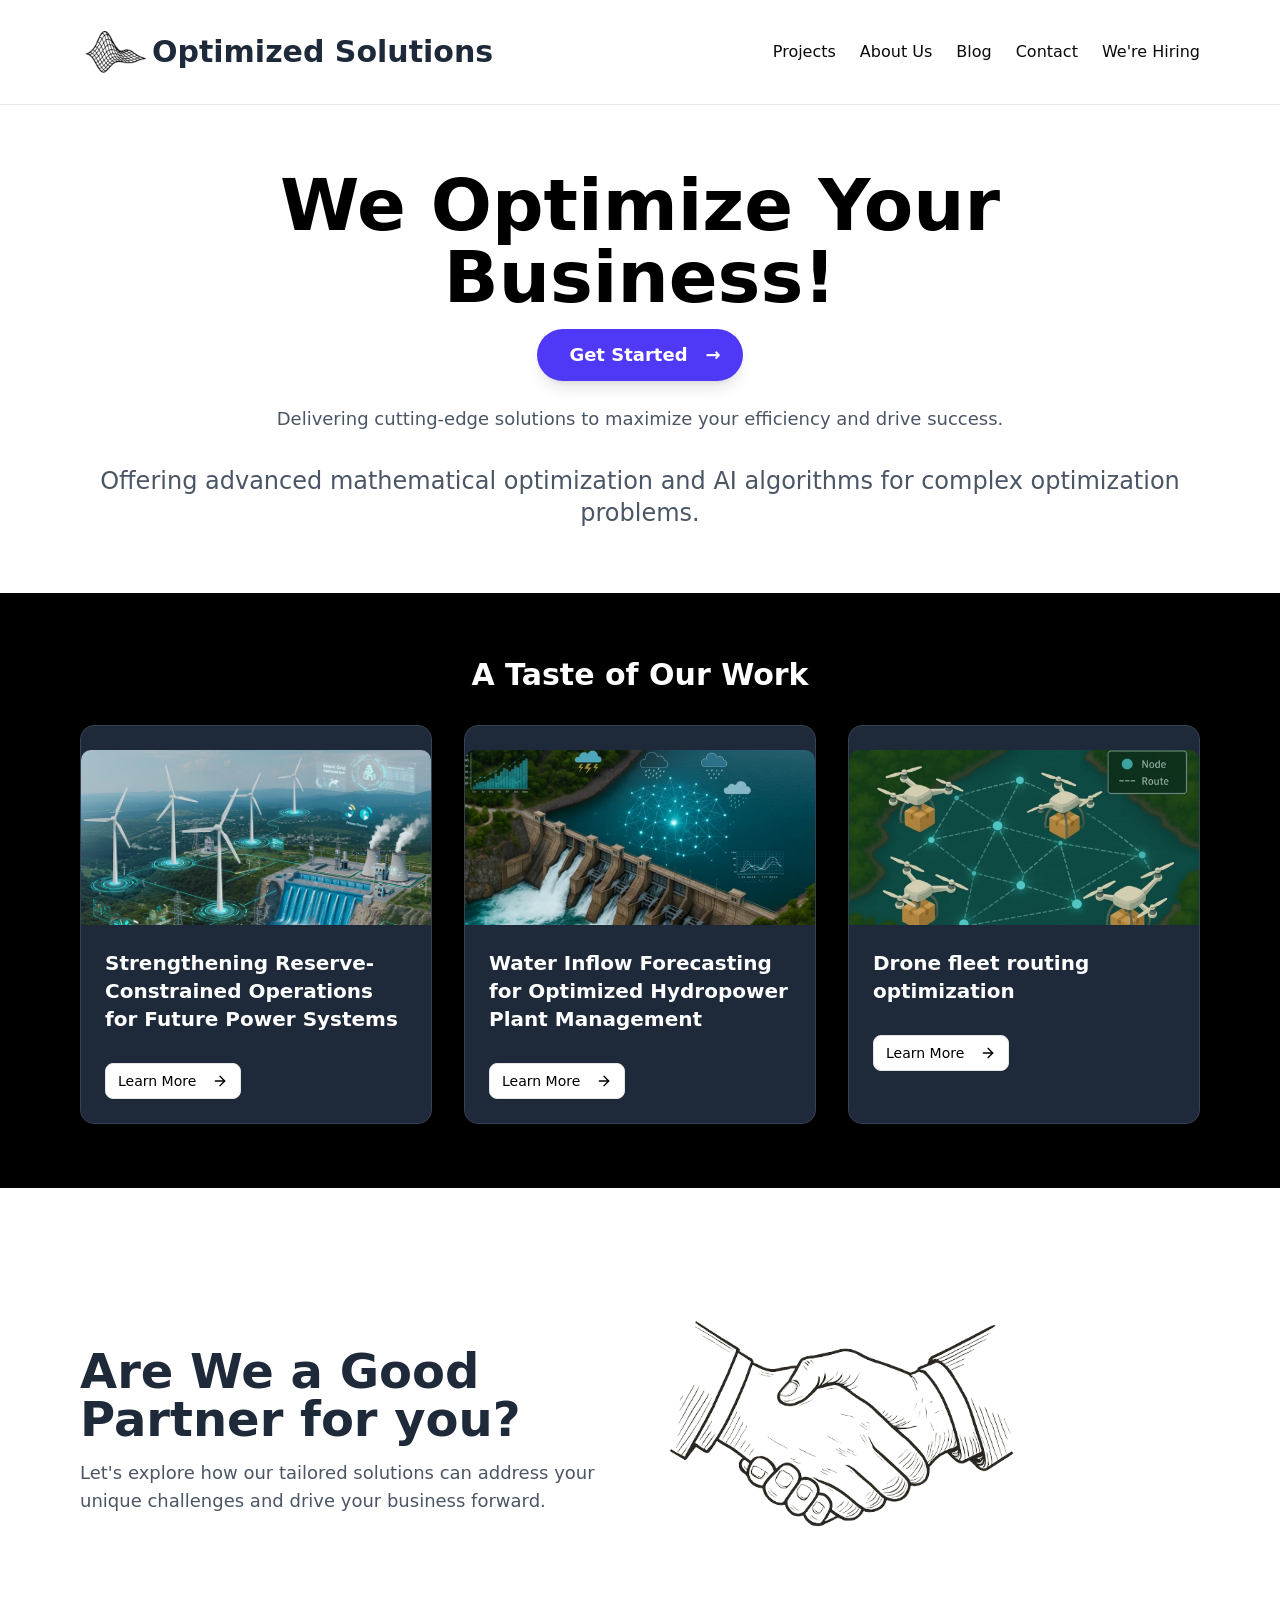
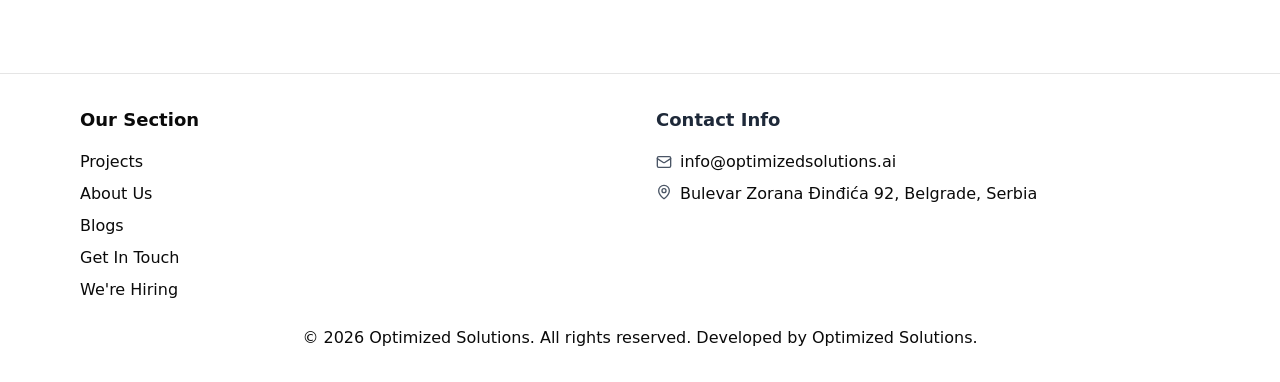
<file: index.html>
<!doctype html>
<html lang="en">
  <head>
    <meta name="title" content="optimizedsolutions">
    <meta name="description" content="Offering advanced mathematical optimization, including linear, polynomial,and non-convex, as well as AI algorithms for complex optimization problems. ">
    <meta name="keywords" content="optimization ,AI, algorithms, solutions, optimized solutions, engineering, industry, software development, education, Power Systems, Modeling, routing optimization, Logistic, Drone fleet, solver, Forecasting, RNN, Optimized Hydropower Plant ,Smarter Hydropower Management, Hydropower Management">
    <meta name="robots" content="index, follow">
    <meta http-equiv="Content-Type" content="text/html; charset=utf-8">
    <meta name="language" content="English">
    <meta name="revisit-after" content="1 days">
    <meta name="author" content="Djordje Panin, Djordje Lazovic, Stevan Jokic">
    <meta charset="UTF-8" />
    <!-- <link rel="icon" type="image/png" href="/optimizedsolutions.png" /> -->
    <link rel="icon" type="image/svg+xml" href="./optimizedsolutions.svg" />
    <!-- <link rel="preconnect" href="https://fonts.googleapis.com">
    <link rel="preconnect" href="https://fonts.gstatic.com" crossorigin>
    <link href="https://fonts.googleapis.com/css2?family=Roboto:ital,wght@0,100..900;1,100..900&display=swap" rel="stylesheet"> -->
    <meta name="viewport" content="width=device-width, initial-scale=1.0" />
    <title>Optimized solutions</title>
    <script type="module" crossorigin src="./assets/index-XWLyl6i4.js"></script>
    <link rel="stylesheet" crossorigin href="./assets/index-DVKM-p67.css">
  </head>
  <body>
    <div id="root"></div>
  </body>
</html>
</file>
<file: assets/index-DVKM-p67.css>
/*! tailwindcss v4.1.4 | MIT License | https://tailwindcss.com */@layer properties{@supports (((-webkit-hyphens:none)) and (not (margin-trim:inline))) or ((-moz-orient:inline) and (not (color:rgb(from red r g b)))){*,:before,:after,::backdrop{--tw-rotate-x:initial;--tw-rotate-y:initial;--tw-rotate-z:initial;--tw-skew-x:initial;--tw-skew-y:initial;--tw-space-y-reverse:0;--tw-space-x-reverse:0;--tw-border-style:solid;--tw-leading:initial;--tw-font-weight:initial;--tw-shadow:0 0 #0000;--tw-shadow-color:initial;--tw-shadow-alpha:100%;--tw-inset-shadow:0 0 #0000;--tw-inset-shadow-color:initial;--tw-inset-shadow-alpha:100%;--tw-ring-color:initial;--tw-ring-shadow:0 0 #0000;--tw-inset-ring-color:initial;--tw-inset-ring-shadow:0 0 #0000;--tw-ring-inset:initial;--tw-ring-offset-width:0px;--tw-ring-offset-color:#fff;--tw-ring-offset-shadow:0 0 #0000;--tw-outline-style:solid;--tw-backdrop-blur:initial;--tw-backdrop-brightness:initial;--tw-backdrop-contrast:initial;--tw-backdrop-grayscale:initial;--tw-backdrop-hue-rotate:initial;--tw-backdrop-invert:initial;--tw-backdrop-opacity:initial;--tw-backdrop-saturate:initial;--tw-backdrop-sepia:initial;--tw-duration:initial}}}@layer theme{:root,:host{--font-sans:ui-sans-serif,system-ui,sans-serif,"Apple Color Emoji","Segoe UI Emoji","Segoe UI Symbol","Noto Color Emoji";--font-mono:ui-monospace,SFMono-Regular,Menlo,Monaco,Consolas,"Liberation Mono","Courier New",monospace;--color-red-500:oklch(63.7% .237 25.331);--color-blue-400:oklch(70.7% .165 254.624);--color-blue-500:oklch(62.3% .214 259.815);--color-blue-600:oklch(54.6% .245 262.881);--color-blue-900:oklch(37.9% .146 265.522);--color-indigo-600:oklch(51.1% .262 276.966);--color-indigo-800:oklch(39.8% .195 277.366);--color-gray-200:oklch(92.8% .006 264.531);--color-gray-300:oklch(87.2% .01 258.338);--color-gray-400:oklch(70.7% .022 261.325);--color-gray-500:oklch(55.1% .027 264.364);--color-gray-600:oklch(44.6% .03 256.802);--color-gray-700:oklch(37.3% .034 259.733);--color-gray-800:oklch(27.8% .033 256.848);--color-gray-900:oklch(21% .034 264.665);--color-gray-950:oklch(13% .028 261.692);--color-black:#000;--color-white:#fff;--spacing:.25rem;--container-md:28rem;--text-sm:.875rem;--text-sm--line-height:calc(1.25/.875);--text-base:1rem;--text-base--line-height: 1.5 ;--text-lg:1.125rem;--text-lg--line-height:calc(1.75/1.125);--text-xl:1.25rem;--text-xl--line-height:calc(1.75/1.25);--text-2xl:1.5rem;--text-2xl--line-height:calc(2/1.5);--text-3xl:1.875rem;--text-3xl--line-height: 1.2 ;--text-4xl:2.25rem;--text-4xl--line-height:calc(2.5/2.25);--text-5xl:3rem;--text-5xl--line-height:1;--text-7xl:4.5rem;--text-7xl--line-height:1;--font-weight-medium:500;--font-weight-semibold:600;--font-weight-bold:700;--font-weight-black:900;--leading-relaxed:1.625;--blur-md:12px;--default-transition-duration:.15s;--default-transition-timing-function:cubic-bezier(.4,0,.2,1);--default-font-family:var(--font-sans);--default-mono-font-family:var(--font-mono)}}@layer base{*,:after,:before,::backdrop{box-sizing:border-box;border:0 solid;margin:0;padding:0}::file-selector-button{box-sizing:border-box;border:0 solid;margin:0;padding:0}html,:host{-webkit-text-size-adjust:100%;-moz-tab-size:4;tab-size:4;line-height:1.5;font-family:var(--default-font-family,ui-sans-serif,system-ui,sans-serif,"Apple Color Emoji","Segoe UI Emoji","Segoe UI Symbol","Noto Color Emoji");font-feature-settings:var(--default-font-feature-settings,normal);font-variation-settings:var(--default-font-variation-settings,normal);-webkit-tap-highlight-color:transparent}hr{height:0;color:inherit;border-top-width:1px}abbr:where([title]){-webkit-text-decoration:underline dotted;text-decoration:underline dotted}h1,h2,h3,h4,h5,h6{font-size:inherit;font-weight:inherit}a{color:inherit;-webkit-text-decoration:inherit;text-decoration:inherit}b,strong{font-weight:bolder}code,kbd,samp,pre{font-family:var(--default-mono-font-family,ui-monospace,SFMono-Regular,Menlo,Monaco,Consolas,"Liberation Mono","Courier New",monospace);font-feature-settings:var(--default-mono-font-feature-settings,normal);font-variation-settings:var(--default-mono-font-variation-settings,normal);font-size:1em}small{font-size:80%}sub,sup{vertical-align:baseline;font-size:75%;line-height:0;position:relative}sub{bottom:-.25em}sup{top:-.5em}table{text-indent:0;border-color:inherit;border-collapse:collapse}:-moz-focusring{outline:auto}progress{vertical-align:baseline}summary{display:list-item}ol,ul,menu{list-style:none}img,svg,video,canvas,audio,iframe,embed,object{vertical-align:middle;display:block}img,video{max-width:100%;height:auto}button,input,select,optgroup,textarea{font:inherit;font-feature-settings:inherit;font-variation-settings:inherit;letter-spacing:inherit;color:inherit;opacity:1;background-color:#0000;border-radius:0}::file-selector-button{font:inherit;font-feature-settings:inherit;font-variation-settings:inherit;letter-spacing:inherit;color:inherit;opacity:1;background-color:#0000;border-radius:0}:where(select:is([multiple],[size])) optgroup{font-weight:bolder}:where(select:is([multiple],[size])) optgroup option{padding-inline-start:20px}::file-selector-button{margin-inline-end:4px}::placeholder{opacity:1}@supports (not ((-webkit-appearance:-apple-pay-button))) or (contain-intrinsic-size:1px){::placeholder{color:currentColor}@supports (color:color-mix(in lab,red,red)){::placeholder{color:color-mix(in oklab,currentcolor 50%,transparent)}}}textarea{resize:vertical}::-webkit-search-decoration{-webkit-appearance:none}::-webkit-date-and-time-value{min-height:1lh;text-align:inherit}::-webkit-datetime-edit{display:inline-flex}::-webkit-datetime-edit-fields-wrapper{padding:0}::-webkit-datetime-edit{padding-block:0}::-webkit-datetime-edit-year-field{padding-block:0}::-webkit-datetime-edit-month-field{padding-block:0}::-webkit-datetime-edit-day-field{padding-block:0}::-webkit-datetime-edit-hour-field{padding-block:0}::-webkit-datetime-edit-minute-field{padding-block:0}::-webkit-datetime-edit-second-field{padding-block:0}::-webkit-datetime-edit-millisecond-field{padding-block:0}::-webkit-datetime-edit-meridiem-field{padding-block:0}:-moz-ui-invalid{box-shadow:none}button,input:where([type=button],[type=reset],[type=submit]){-webkit-appearance:button;-moz-appearance:button;appearance:button}::file-selector-button{-webkit-appearance:button;-moz-appearance:button;appearance:button}::-webkit-inner-spin-button{height:auto}::-webkit-outer-spin-button{height:auto}[hidden]:where(:not([hidden=until-found])){display:none!important}*{border-color:var(--border);outline-color:var(--ring)}@supports (color:color-mix(in lab,red,red)){*{outline-color:color-mix(in oklab,var(--ring)50%,transparent)}}body{background-color:var(--background);color:var(--foreground)}}@layer components;@layer utilities{.\@container\/card-header{container:card-header/inline-size}.fixed{position:fixed}.static{position:static}.inset-0{inset:calc(var(--spacing)*0)}.z-50{z-index:50}.col-start-2{grid-column-start:2}.row-span-2{grid-row:span 2/span 2}.row-start-1{grid-row-start:1}.container{width:100%}@media (min-width:40rem){.container{max-width:40rem}}@media (min-width:48rem){.container{max-width:48rem}}@media (min-width:64rem){.container{max-width:64rem}}@media (min-width:80rem){.container{max-width:80rem}}@media (min-width:96rem){.container{max-width:96rem}}.m-294{margin:calc(var(--spacing)*294)}.m-469{margin:calc(var(--spacing)*469)}.m-496{margin:calc(var(--spacing)*496)}.m-505{margin:calc(var(--spacing)*505)}.m-573{margin:calc(var(--spacing)*573)}.m-579{margin:calc(var(--spacing)*579)}.m-588{margin:calc(var(--spacing)*588)}.m-596{margin:calc(var(--spacing)*596)}.m-625{margin:calc(var(--spacing)*625)}.m-796{margin:calc(var(--spacing)*796)}.m-820{margin:calc(var(--spacing)*820)}.m-931{margin:calc(var(--spacing)*931)}.m-957{margin:calc(var(--spacing)*957)}.m-984{margin:calc(var(--spacing)*984)}.m-1010{margin:calc(var(--spacing)*1010)}.m-1100{margin:calc(var(--spacing)*1100)}.m-1225{margin:calc(var(--spacing)*1225)}.m-1236{margin:calc(var(--spacing)*1236)}.m-1267{margin:calc(var(--spacing)*1267)}.m-1310{margin:calc(var(--spacing)*1310)}.m-1324{margin:calc(var(--spacing)*1324)}.m-1679{margin:calc(var(--spacing)*1679)}.m-1771{margin:calc(var(--spacing)*1771)}.m-1839{margin:calc(var(--spacing)*1839)}.m-1944{margin:calc(var(--spacing)*1944)}.m-2044{margin:calc(var(--spacing)*2044)}.m-2105{margin:calc(var(--spacing)*2105)}.m-2248{margin:calc(var(--spacing)*2248)}.m-2420{margin:calc(var(--spacing)*2420)}.m-2462{margin:calc(var(--spacing)*2462)}.m-2548{margin:calc(var(--spacing)*2548)}.m-2653{margin:calc(var(--spacing)*2653)}.m-2685{margin:calc(var(--spacing)*2685)}.m-2779{margin:calc(var(--spacing)*2779)}.m-2783{margin:calc(var(--spacing)*2783)}.m-2966{margin:calc(var(--spacing)*2966)}.m-3516{margin:calc(var(--spacing)*3516)}.m-3845{margin:calc(var(--spacing)*3845)}.m-3870{margin:calc(var(--spacing)*3870)}.m-4173{margin:calc(var(--spacing)*4173)}.m-4518{margin:calc(var(--spacing)*4518)}.m-4601{margin:calc(var(--spacing)*4601)}.m-5277{margin:calc(var(--spacing)*5277)}.m-5326{margin:calc(var(--spacing)*5326)}.m-6028{margin:calc(var(--spacing)*6028)}.mx-auto{margin-inline:auto}.my-20{margin-block:calc(var(--spacing)*20)}.mt-0\.5{margin-top:calc(var(--spacing)*.5)}.mt-1{margin-top:calc(var(--spacing)*1)}.mt-2{margin-top:calc(var(--spacing)*2)}.mt-4{margin-top:calc(var(--spacing)*4)}.mt-6{margin-top:calc(var(--spacing)*6)}.mt-8{margin-top:calc(var(--spacing)*8)}.mt-12{margin-top:calc(var(--spacing)*12)}.mb-2{margin-bottom:calc(var(--spacing)*2)}.mb-4{margin-bottom:calc(var(--spacing)*4)}.mb-5{margin-bottom:calc(var(--spacing)*5)}.mb-8{margin-bottom:calc(var(--spacing)*8)}.mb-12{margin-bottom:calc(var(--spacing)*12)}.ml-2{margin-left:calc(var(--spacing)*2)}.flex{display:flex}.grid{display:grid}.hidden{display:none}.inline-block{display:inline-block}.inline-flex{display:inline-flex}.field-sizing-content{field-sizing:content}.size-9{width:calc(var(--spacing)*9);height:calc(var(--spacing)*9)}.h-4{height:calc(var(--spacing)*4)}.h-6{height:calc(var(--spacing)*6)}.h-8{height:calc(var(--spacing)*8)}.h-9{height:calc(var(--spacing)*9)}.h-10{height:calc(var(--spacing)*10)}.h-40{height:calc(var(--spacing)*40)}.h-64{height:calc(var(--spacing)*64)}.h-auto{height:auto}.min-h-16{min-height:calc(var(--spacing)*16)}.min-h-\[100px\]{min-height:100px}.min-h-screen{min-height:100vh}.w-1\/3{width:33.3333%}.w-4{width:calc(var(--spacing)*4)}.w-6{width:calc(var(--spacing)*6)}.w-18{width:calc(var(--spacing)*18)}.w-40{width:calc(var(--spacing)*40)}.w-full{width:100%}.max-w-md{max-width:var(--container-md)}.min-w-0{min-width:calc(var(--spacing)*0)}.shrink-0{flex-shrink:0}.flex-grow,.grow{flex-grow:1}.transform{transform:var(--tw-rotate-x,)var(--tw-rotate-y,)var(--tw-rotate-z,)var(--tw-skew-x,)var(--tw-skew-y,)}.cursor-pointer{cursor:pointer}.auto-rows-min{grid-auto-rows:min-content}.grid-cols-1{grid-template-columns:repeat(1,minmax(0,1fr))}.grid-rows-\[auto_auto\]{grid-template-rows:auto auto}.flex-col{flex-direction:column}.flex-row{flex-direction:row}.flex-wrap{flex-wrap:wrap}.items-center{align-items:center}.items-start{align-items:flex-start}.justify-between{justify-content:space-between}.justify-center{justify-content:center}.gap-1\.5{gap:calc(var(--spacing)*1.5)}.gap-2{gap:calc(var(--spacing)*2)}.gap-4{gap:calc(var(--spacing)*4)}.gap-6{gap:calc(var(--spacing)*6)}.gap-8{gap:calc(var(--spacing)*8)}.gap-12{gap:calc(var(--spacing)*12)}:where(.space-y-2>:not(:last-child)){--tw-space-y-reverse:0;margin-block-start:calc(calc(var(--spacing)*2)*var(--tw-space-y-reverse));margin-block-end:calc(calc(var(--spacing)*2)*calc(1 - var(--tw-space-y-reverse)))}:where(.space-y-4>:not(:last-child)){--tw-space-y-reverse:0;margin-block-start:calc(calc(var(--spacing)*4)*var(--tw-space-y-reverse));margin-block-end:calc(calc(var(--spacing)*4)*calc(1 - var(--tw-space-y-reverse)))}:where(.space-y-6>:not(:last-child)){--tw-space-y-reverse:0;margin-block-start:calc(calc(var(--spacing)*6)*var(--tw-space-y-reverse));margin-block-end:calc(calc(var(--spacing)*6)*calc(1 - var(--tw-space-y-reverse)))}:where(.space-y-12>:not(:last-child)){--tw-space-y-reverse:0;margin-block-start:calc(calc(var(--spacing)*12)*var(--tw-space-y-reverse));margin-block-end:calc(calc(var(--spacing)*12)*calc(1 - var(--tw-space-y-reverse)))}:where(.space-x-6>:not(:last-child)){--tw-space-x-reverse:0;margin-inline-start:calc(calc(var(--spacing)*6)*var(--tw-space-x-reverse));margin-inline-end:calc(calc(var(--spacing)*6)*calc(1 - var(--tw-space-x-reverse)))}.self-start{align-self:flex-start}.justify-self-end{justify-self:flex-end}.overflow-hidden{overflow:hidden}.rounded-full{border-radius:3.40282e38px}.rounded-lg{border-radius:var(--radius)}.rounded-md{border-radius:calc(var(--radius) - 2px)}.rounded-xl{border-radius:calc(var(--radius) + 4px)}.rounded-t-lg{border-top-left-radius:var(--radius);border-top-right-radius:var(--radius)}.border{border-style:var(--tw-border-style);border-width:1px}.border-t{border-top-style:var(--tw-border-style);border-top-width:1px}.border-b{border-bottom-style:var(--tw-border-style);border-bottom-width:1px}.border-gray-200{border-color:var(--color-gray-200)}.border-gray-300{border-color:var(--color-gray-300)}.border-gray-600{border-color:var(--color-gray-600)}.border-gray-700{border-color:var(--color-gray-700)}.border-input{border-color:var(--input)}.border-red-500{border-color:var(--color-red-500)}.border-white\/10{border-color:#ffffff1a}@supports (color:color-mix(in lab,red,red)){.border-white\/10{border-color:color-mix(in oklab,var(--color-white)10%,transparent)}}.border-white\/20{border-color:#fff3}@supports (color:color-mix(in lab,red,red)){.border-white\/20{border-color:color-mix(in oklab,var(--color-white)20%,transparent)}}.bg-background{background-color:var(--background)}.bg-black{background-color:var(--color-black)}.bg-black\/20{background-color:#0003}@supports (color:color-mix(in lab,red,red)){.bg-black\/20{background-color:color-mix(in oklab,var(--color-black)20%,transparent)}}.bg-blue-500{background-color:var(--color-blue-500)}.bg-card{background-color:var(--card)}.bg-destructive{background-color:var(--destructive)}.bg-gray-700{background-color:var(--color-gray-700)}.bg-gray-800{background-color:var(--color-gray-800)}.bg-gray-900\/90{background-color:#101828e6}@supports (color:color-mix(in lab,red,red)){.bg-gray-900\/90{background-color:color-mix(in oklab,var(--color-gray-900)90%,transparent)}}.bg-indigo-600{background-color:var(--color-indigo-600)}.bg-primary{background-color:var(--primary)}.bg-secondary{background-color:var(--secondary)}.bg-transparent{background-color:#0000}.bg-white{background-color:var(--color-white)}.bg-white\/5{background-color:#ffffff0d}@supports (color:color-mix(in lab,red,red)){.bg-white\/5{background-color:color-mix(in oklab,var(--color-white)5%,transparent)}}.object-cover{object-fit:cover}.p-4{padding:calc(var(--spacing)*4)}.p-6{padding:calc(var(--spacing)*6)}.px-3{padding-inline:calc(var(--spacing)*3)}.px-4{padding-inline:calc(var(--spacing)*4)}.px-6{padding-inline:calc(var(--spacing)*6)}.px-8{padding-inline:calc(var(--spacing)*8)}.py-1{padding-block:calc(var(--spacing)*1)}.py-2{padding-block:calc(var(--spacing)*2)}.py-3{padding-block:calc(var(--spacing)*3)}.py-4{padding-block:calc(var(--spacing)*4)}.py-6{padding-block:calc(var(--spacing)*6)}.py-8{padding-block:calc(var(--spacing)*8)}.py-16{padding-block:calc(var(--spacing)*16)}.text-center{text-align:center}.text-2xl{font-size:var(--text-2xl);line-height:var(--tw-leading,var(--text-2xl--line-height))}.text-3xl{font-size:var(--text-3xl);line-height:var(--tw-leading,var(--text-3xl--line-height))}.text-4xl{font-size:var(--text-4xl);line-height:var(--tw-leading,var(--text-4xl--line-height))}.text-5xl{font-size:var(--text-5xl);line-height:var(--tw-leading,var(--text-5xl--line-height))}.text-base{font-size:var(--text-base);line-height:var(--tw-leading,var(--text-base--line-height))}.text-lg{font-size:var(--text-lg);line-height:var(--tw-leading,var(--text-lg--line-height))}.text-sm{font-size:var(--text-sm);line-height:var(--tw-leading,var(--text-sm--line-height))}.text-xl{font-size:var(--text-xl);line-height:var(--tw-leading,var(--text-xl--line-height))}.leading-none{--tw-leading:1;line-height:1}.leading-relaxed{--tw-leading:var(--leading-relaxed);line-height:var(--leading-relaxed)}.font-black{--tw-font-weight:var(--font-weight-black);font-weight:var(--font-weight-black)}.font-bold{--tw-font-weight:var(--font-weight-bold);font-weight:var(--font-weight-bold)}.font-medium{--tw-font-weight:var(--font-weight-medium);font-weight:var(--font-weight-medium)}.font-semibold{--tw-font-weight:var(--font-weight-semibold);font-weight:var(--font-weight-semibold)}.whitespace-nowrap{white-space:nowrap}.text-black{color:var(--color-black)}.text-blue-400{color:var(--color-blue-400)}.text-card-foreground{color:var(--card-foreground)}.text-gray-300{color:var(--color-gray-300)}.text-gray-400{color:var(--color-gray-400)}.text-gray-500{color:var(--color-gray-500)}.text-gray-600{color:var(--color-gray-600)}.text-gray-700{color:var(--color-gray-700)}.text-gray-800{color:var(--color-gray-800)}.text-muted-foreground{color:var(--muted-foreground)}.text-primary{color:var(--primary)}.text-primary-foreground{color:var(--primary-foreground)}.text-red-500{color:var(--color-red-500)}.text-secondary-foreground{color:var(--secondary-foreground)}.text-white{color:var(--color-white)}.italic{font-style:italic}.underline-offset-4{text-underline-offset:4px}.shadow-lg{--tw-shadow:0 10px 15px -3px var(--tw-shadow-color,#0000001a),0 4px 6px -4px var(--tw-shadow-color,#0000001a);box-shadow:var(--tw-inset-shadow),var(--tw-inset-ring-shadow),var(--tw-ring-offset-shadow),var(--tw-ring-shadow),var(--tw-shadow)}.shadow-md{--tw-shadow:0 4px 6px -1px var(--tw-shadow-color,#0000001a),0 2px 4px -2px var(--tw-shadow-color,#0000001a);box-shadow:var(--tw-inset-shadow),var(--tw-inset-ring-shadow),var(--tw-ring-offset-shadow),var(--tw-ring-shadow),var(--tw-shadow)}.shadow-sm{--tw-shadow:0 1px 3px 0 var(--tw-shadow-color,#0000001a),0 1px 2px -1px var(--tw-shadow-color,#0000001a);box-shadow:var(--tw-inset-shadow),var(--tw-inset-ring-shadow),var(--tw-ring-offset-shadow),var(--tw-ring-shadow),var(--tw-shadow)}.shadow-xs{--tw-shadow:0 1px 2px 0 var(--tw-shadow-color,#0000000d);box-shadow:var(--tw-inset-shadow),var(--tw-inset-ring-shadow),var(--tw-ring-offset-shadow),var(--tw-ring-shadow),var(--tw-shadow)}.outline{outline-style:var(--tw-outline-style);outline-width:1px}.backdrop-blur-md{--tw-backdrop-blur:blur(var(--blur-md));-webkit-backdrop-filter:var(--tw-backdrop-blur,)var(--tw-backdrop-brightness,)var(--tw-backdrop-contrast,)var(--tw-backdrop-grayscale,)var(--tw-backdrop-hue-rotate,)var(--tw-backdrop-invert,)var(--tw-backdrop-opacity,)var(--tw-backdrop-saturate,)var(--tw-backdrop-sepia,);backdrop-filter:var(--tw-backdrop-blur,)var(--tw-backdrop-brightness,)var(--tw-backdrop-contrast,)var(--tw-backdrop-grayscale,)var(--tw-backdrop-hue-rotate,)var(--tw-backdrop-invert,)var(--tw-backdrop-opacity,)var(--tw-backdrop-saturate,)var(--tw-backdrop-sepia,)}.transition{transition-property:color,background-color,border-color,outline-color,text-decoration-color,fill,stroke,--tw-gradient-from,--tw-gradient-via,--tw-gradient-to,opacity,box-shadow,transform,translate,scale,rotate,filter,-webkit-backdrop-filter,backdrop-filter;transition-timing-function:var(--tw-ease,var(--default-transition-timing-function));transition-duration:var(--tw-duration,var(--default-transition-duration))}.transition-\[color\,box-shadow\]{transition-property:color,box-shadow;transition-timing-function:var(--tw-ease,var(--default-transition-timing-function));transition-duration:var(--tw-duration,var(--default-transition-duration))}.transition-all{transition-property:all;transition-timing-function:var(--tw-ease,var(--default-transition-timing-function));transition-duration:var(--tw-duration,var(--default-transition-duration))}.transition-colors{transition-property:color,background-color,border-color,outline-color,text-decoration-color,fill,stroke,--tw-gradient-from,--tw-gradient-via,--tw-gradient-to;transition-timing-function:var(--tw-ease,var(--default-transition-timing-function));transition-duration:var(--tw-duration,var(--default-transition-duration))}.transition-shadow{transition-property:box-shadow;transition-timing-function:var(--tw-ease,var(--default-transition-timing-function));transition-duration:var(--tw-duration,var(--default-transition-duration))}.duration-300{--tw-duration:.3s;transition-duration:.3s}.outline-none{--tw-outline-style:none;outline-style:none}.select-none{-webkit-user-select:none;user-select:none}.running{animation-play-state:running}.group-data-\[disabled\=true\]\:pointer-events-none:is(:where(.group)[data-disabled=true] *){pointer-events:none}.group-data-\[disabled\=true\]\:opacity-50:is(:where(.group)[data-disabled=true] *){opacity:.5}.peer-disabled\:cursor-not-allowed:is(:where(.peer):disabled~*){cursor:not-allowed}.peer-disabled\:opacity-50:is(:where(.peer):disabled~*){opacity:.5}.selection\:bg-primary ::selection{background-color:var(--primary)}.selection\:bg-primary::selection{background-color:var(--primary)}.selection\:text-primary-foreground ::selection{color:var(--primary-foreground)}.selection\:text-primary-foreground::selection{color:var(--primary-foreground)}.file\:inline-flex::file-selector-button{display:inline-flex}.file\:h-7::file-selector-button{height:calc(var(--spacing)*7)}.file\:border-0::file-selector-button{border-style:var(--tw-border-style);border-width:0}.file\:bg-transparent::file-selector-button{background-color:#0000}.file\:text-sm::file-selector-button{font-size:var(--text-sm);line-height:var(--tw-leading,var(--text-sm--line-height))}.file\:font-medium::file-selector-button{--tw-font-weight:var(--font-weight-medium);font-weight:var(--font-weight-medium)}.file\:text-foreground::file-selector-button{color:var(--foreground)}.placeholder\:text-muted-foreground::placeholder{color:var(--muted-foreground)}@media (hover:hover){.hover\:bg-accent:hover{background-color:var(--accent)}.hover\:bg-blue-600:hover{background-color:var(--color-blue-600)}.hover\:bg-blue-900:hover{background-color:var(--color-blue-900)}.hover\:bg-destructive\/90:hover{background-color:var(--destructive)}@supports (color:color-mix(in lab,red,red)){.hover\:bg-destructive\/90:hover{background-color:color-mix(in oklab,var(--destructive)90%,transparent)}}.hover\:bg-indigo-800:hover{background-color:var(--color-indigo-800)}.hover\:bg-primary\/90:hover{background-color:var(--primary)}@supports (color:color-mix(in lab,red,red)){.hover\:bg-primary\/90:hover{background-color:color-mix(in oklab,var(--primary)90%,transparent)}}.hover\:bg-secondary\/80:hover{background-color:var(--secondary)}@supports (color:color-mix(in lab,red,red)){.hover\:bg-secondary\/80:hover{background-color:color-mix(in oklab,var(--secondary)80%,transparent)}}.hover\:text-accent-foreground:hover{color:var(--accent-foreground)}.hover\:text-blue-400:hover{color:var(--color-blue-400)}.hover\:text-blue-500:hover{color:var(--color-blue-500)}.hover\:underline:hover{text-decoration-line:underline}.hover\:shadow-lg:hover{--tw-shadow:0 10px 15px -3px var(--tw-shadow-color,#0000001a),0 4px 6px -4px var(--tw-shadow-color,#0000001a);box-shadow:var(--tw-inset-shadow),var(--tw-inset-ring-shadow),var(--tw-ring-offset-shadow),var(--tw-ring-shadow),var(--tw-shadow)}}.focus-visible\:border-ring:focus-visible{border-color:var(--ring)}.focus-visible\:ring-\[3px\]:focus-visible{--tw-ring-shadow:var(--tw-ring-inset,)0 0 0 calc(3px + var(--tw-ring-offset-width))var(--tw-ring-color,currentcolor);box-shadow:var(--tw-inset-shadow),var(--tw-inset-ring-shadow),var(--tw-ring-offset-shadow),var(--tw-ring-shadow),var(--tw-shadow)}.focus-visible\:ring-destructive\/20:focus-visible{--tw-ring-color:var(--destructive)}@supports (color:color-mix(in lab,red,red)){.focus-visible\:ring-destructive\/20:focus-visible{--tw-ring-color:color-mix(in oklab,var(--destructive)20%,transparent)}}.focus-visible\:ring-ring\/50:focus-visible{--tw-ring-color:var(--ring)}@supports (color:color-mix(in lab,red,red)){.focus-visible\:ring-ring\/50:focus-visible{--tw-ring-color:color-mix(in oklab,var(--ring)50%,transparent)}}.disabled\:pointer-events-none:disabled{pointer-events:none}.disabled\:cursor-not-allowed:disabled{cursor:not-allowed}.disabled\:opacity-50:disabled{opacity:.5}.has-data-\[slot\=card-action\]\:grid-cols-\[1fr_auto\]:has([data-slot=card-action]){grid-template-columns:1fr auto}.has-\[\>svg\]\:px-2\.5:has(>svg){padding-inline:calc(var(--spacing)*2.5)}.has-\[\>svg\]\:px-3:has(>svg){padding-inline:calc(var(--spacing)*3)}.has-\[\>svg\]\:px-4:has(>svg){padding-inline:calc(var(--spacing)*4)}.aria-invalid\:border-destructive[aria-invalid=true]{border-color:var(--destructive)}.aria-invalid\:ring-destructive\/20[aria-invalid=true]{--tw-ring-color:var(--destructive)}@supports (color:color-mix(in lab,red,red)){.aria-invalid\:ring-destructive\/20[aria-invalid=true]{--tw-ring-color:color-mix(in oklab,var(--destructive)20%,transparent)}}@media (min-width:40rem){.sm\:flex-row{flex-direction:row}}@media (min-width:48rem){.md\:flex{display:flex}.md\:hidden{display:none}.md\:h-auto{height:auto}.md\:w-1\/3{width:33.3333%}.md\:w-2\/3{width:66.6667%}.md\:w-3\/4{width:75%}.md\:grid-cols-2{grid-template-columns:repeat(2,minmax(0,1fr))}.md\:grid-cols-3{grid-template-columns:repeat(3,minmax(0,1fr))}.md\:flex-row{flex-direction:row}.md\:px-10{padding-inline:calc(var(--spacing)*10)}.md\:text-7xl{font-size:var(--text-7xl);line-height:var(--tw-leading,var(--text-7xl--line-height))}.md\:text-sm{font-size:var(--text-sm);line-height:var(--tw-leading,var(--text-sm--line-height))}}@media (min-width:64rem){.lg\:px-20{padding-inline:calc(var(--spacing)*20)}}.dark\:border-gray-800:is(.dark *){border-color:var(--color-gray-800)}.dark\:border-input:is(.dark *){border-color:var(--input)}.dark\:bg-destructive\/60:is(.dark *){background-color:var(--destructive)}@supports (color:color-mix(in lab,red,red)){.dark\:bg-destructive\/60:is(.dark *){background-color:color-mix(in oklab,var(--destructive)60%,transparent)}}.dark\:bg-gray-900\/90:is(.dark *){background-color:#101828e6}@supports (color:color-mix(in lab,red,red)){.dark\:bg-gray-900\/90:is(.dark *){background-color:color-mix(in oklab,var(--color-gray-900)90%,transparent)}}.dark\:bg-gray-950:is(.dark *){background-color:var(--color-gray-950)}.dark\:bg-input\/30:is(.dark *){background-color:var(--input)}@supports (color:color-mix(in lab,red,red)){.dark\:bg-input\/30:is(.dark *){background-color:color-mix(in oklab,var(--input)30%,transparent)}}.dark\:bg-white:is(.dark *){background-color:var(--color-white)}.dark\:text-black:is(.dark *){color:var(--color-black)}.dark\:text-gray-300:is(.dark *){color:var(--color-gray-300)}.dark\:text-gray-400:is(.dark *){color:var(--color-gray-400)}.dark\:text-white:is(.dark *){color:var(--color-white)}@media (hover:hover){.dark\:hover\:bg-accent\/50:is(.dark *):hover{background-color:var(--accent)}@supports (color:color-mix(in lab,red,red)){.dark\:hover\:bg-accent\/50:is(.dark *):hover{background-color:color-mix(in oklab,var(--accent)50%,transparent)}}.dark\:hover\:bg-input\/50:is(.dark *):hover{background-color:var(--input)}@supports (color:color-mix(in lab,red,red)){.dark\:hover\:bg-input\/50:is(.dark *):hover{background-color:color-mix(in oklab,var(--input)50%,transparent)}}.dark\:hover\:text-blue-400:is(.dark *):hover{color:var(--color-blue-400)}}.dark\:focus-visible\:ring-destructive\/40:is(.dark *):focus-visible{--tw-ring-color:var(--destructive)}@supports (color:color-mix(in lab,red,red)){.dark\:focus-visible\:ring-destructive\/40:is(.dark *):focus-visible{--tw-ring-color:color-mix(in oklab,var(--destructive)40%,transparent)}}.dark\:aria-invalid\:ring-destructive\/40:is(.dark *)[aria-invalid=true]{--tw-ring-color:var(--destructive)}@supports (color:color-mix(in lab,red,red)){.dark\:aria-invalid\:ring-destructive\/40:is(.dark *)[aria-invalid=true]{--tw-ring-color:color-mix(in oklab,var(--destructive)40%,transparent)}}.\[\&_svg\]\:pointer-events-none svg{pointer-events:none}.\[\&_svg\]\:shrink-0 svg{flex-shrink:0}.\[\&_svg\:not\(\[class\*\=\'size-\'\]\)\]\:size-4 svg:not([class*=size-]){width:calc(var(--spacing)*4);height:calc(var(--spacing)*4)}.\[\.border-b\]\:pb-6.border-b{padding-bottom:calc(var(--spacing)*6)}.\[\.border-t\]\:pt-6.border-t{padding-top:calc(var(--spacing)*6)}}:root{--radius:.625rem;--background:oklch(1 0 0);--foreground:oklch(.145 0 0);--card:oklch(1 0 0);--card-foreground:oklch(.145 0 0);--popover:oklch(1 0 0);--popover-foreground:oklch(.145 0 0);--primary:oklch(.205 0 0);--primary-foreground:oklch(.985 0 0);--secondary:oklch(.97 0 0);--secondary-foreground:oklch(.205 0 0);--muted:oklch(.97 0 0);--muted-foreground:oklch(.556 0 0);--accent:oklch(.97 0 0);--accent-foreground:oklch(.205 0 0);--destructive:oklch(.577 .245 27.325);--border:oklch(.922 0 0);--input:oklch(.922 0 0);--ring:oklch(.708 0 0);--chart-1:oklch(.646 .222 41.116);--chart-2:oklch(.6 .118 184.704);--chart-3:oklch(.398 .07 227.392);--chart-4:oklch(.828 .189 84.429);--chart-5:oklch(.769 .188 70.08);--sidebar:oklch(.985 0 0);--sidebar-foreground:oklch(.145 0 0);--sidebar-primary:oklch(.205 0 0);--sidebar-primary-foreground:oklch(.985 0 0);--sidebar-accent:oklch(.97 0 0);--sidebar-accent-foreground:oklch(.205 0 0);--sidebar-border:oklch(.922 0 0);--sidebar-ring:oklch(.708 0 0)}.dark{--background:oklch(.145 0 0);--foreground:oklch(.985 0 0);--card:oklch(.205 0 0);--card-foreground:oklch(.985 0 0);--popover:oklch(.205 0 0);--popover-foreground:oklch(.985 0 0);--primary:oklch(.922 0 0);--primary-foreground:oklch(.205 0 0);--secondary:oklch(.269 0 0);--secondary-foreground:oklch(.985 0 0);--muted:oklch(.269 0 0);--muted-foreground:oklch(.708 0 0);--accent:oklch(.269 0 0);--accent-foreground:oklch(.985 0 0);--destructive:oklch(.704 .191 22.216);--border:oklch(1 0 0/10%);--input:oklch(1 0 0/15%);--ring:oklch(.556 0 0);--chart-1:oklch(.488 .243 264.376);--chart-2:oklch(.696 .17 162.48);--chart-3:oklch(.769 .188 70.08);--chart-4:oklch(.627 .265 303.9);--chart-5:oklch(.645 .246 16.439);--sidebar:oklch(.205 0 0);--sidebar-foreground:oklch(.985 0 0);--sidebar-primary:oklch(.488 .243 264.376);--sidebar-primary-foreground:oklch(.985 0 0);--sidebar-accent:oklch(.269 0 0);--sidebar-accent-foreground:oklch(.985 0 0);--sidebar-border:oklch(1 0 0/10%);--sidebar-ring:oklch(.556 0 0)}@property --tw-rotate-x{syntax:"*";inherits:false}@property --tw-rotate-y{syntax:"*";inherits:false}@property --tw-rotate-z{syntax:"*";inherits:false}@property --tw-skew-x{syntax:"*";inherits:false}@property --tw-skew-y{syntax:"*";inherits:false}@property --tw-space-y-reverse{syntax:"*";inherits:false;initial-value:0}@property --tw-space-x-reverse{syntax:"*";inherits:false;initial-value:0}@property --tw-border-style{syntax:"*";inherits:false;initial-value:solid}@property --tw-leading{syntax:"*";inherits:false}@property --tw-font-weight{syntax:"*";inherits:false}@property --tw-shadow{syntax:"*";inherits:false;initial-value:0 0 #0000}@property --tw-shadow-color{syntax:"*";inherits:false}@property --tw-shadow-alpha{syntax:"<percentage>";inherits:false;initial-value:100%}@property --tw-inset-shadow{syntax:"*";inherits:false;initial-value:0 0 #0000}@property --tw-inset-shadow-color{syntax:"*";inherits:false}@property --tw-inset-shadow-alpha{syntax:"<percentage>";inherits:false;initial-value:100%}@property --tw-ring-color{syntax:"*";inherits:false}@property --tw-ring-shadow{syntax:"*";inherits:false;initial-value:0 0 #0000}@property --tw-inset-ring-color{syntax:"*";inherits:false}@property --tw-inset-ring-shadow{syntax:"*";inherits:false;initial-value:0 0 #0000}@property --tw-ring-inset{syntax:"*";inherits:false}@property --tw-ring-offset-width{syntax:"<length>";inherits:false;initial-value:0}@property --tw-ring-offset-color{syntax:"*";inherits:false;initial-value:#fff}@property --tw-ring-offset-shadow{syntax:"*";inherits:false;initial-value:0 0 #0000}@property --tw-outline-style{syntax:"*";inherits:false;initial-value:solid}@property --tw-backdrop-blur{syntax:"*";inherits:false}@property --tw-backdrop-brightness{syntax:"*";inherits:false}@property --tw-backdrop-contrast{syntax:"*";inherits:false}@property --tw-backdrop-grayscale{syntax:"*";inherits:false}@property --tw-backdrop-hue-rotate{syntax:"*";inherits:false}@property --tw-backdrop-invert{syntax:"*";inherits:false}@property --tw-backdrop-opacity{syntax:"*";inherits:false}@property --tw-backdrop-saturate{syntax:"*";inherits:false}@property --tw-backdrop-sepia{syntax:"*";inherits:false}@property --tw-duration{syntax:"*";inherits:false}
</file>
